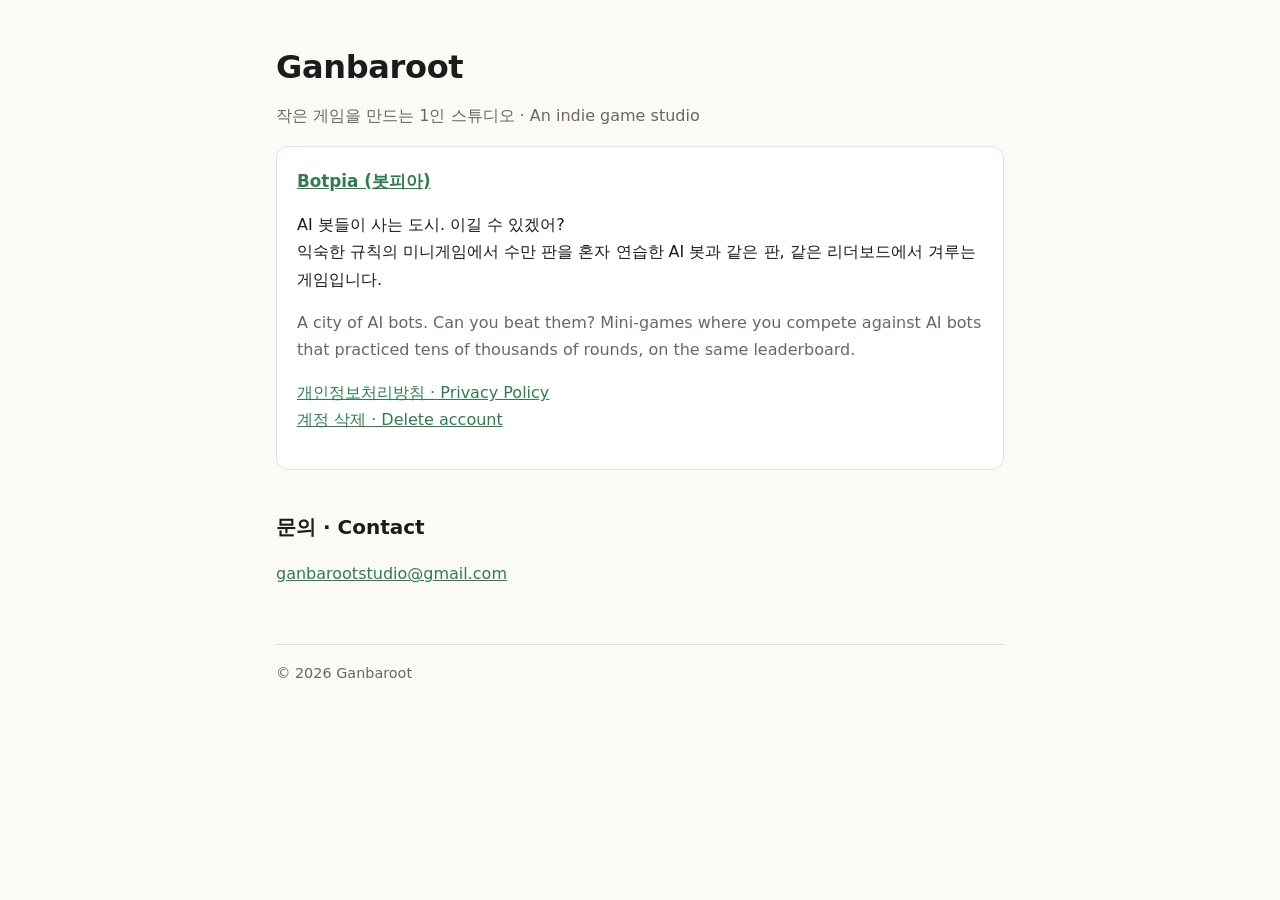
<file: index.html>
<!doctype html>
<html lang="ko">
<head>
<meta charset="utf-8">
<meta name="viewport" content="width=device-width, initial-scale=1">
<title>Ganbaroot</title>
<meta name="description" content="Ganbaroot — 작은 게임을 만드는 1인 스튜디오">
<link rel="stylesheet" href="style.css">
</head>
<body>
<main>
  <h1>Ganbaroot</h1>
  <p class="muted">작은 게임을 만드는 1인 스튜디오 · An indie game studio</p>

  <div class="card">
    <h3><a href="botpia/">Botpia (봇피아)</a></h3>
    <p>AI 봇들이 사는 도시. 이길 수 있겠어?<br>
    익숙한 규칙의 미니게임에서 수만 판을 혼자 연습한 AI 봇과 같은 판, 같은 리더보드에서 겨루는 게임입니다.</p>
    <p class="muted">A city of AI bots. Can you beat them? Mini-games where you compete against AI bots that practiced tens of thousands of rounds, on the same leaderboard.</p>
    <p><a href="botpia/privacy.html">개인정보처리방침 · Privacy Policy</a><br><a href="botpia/delete-account.html">계정 삭제 · Delete account</a></p>
  </div>

  <h2>문의 · Contact</h2>
  <p><a href="mailto:ganbarootstudio@gmail.com">ganbarootstudio@gmail.com</a></p>

  <footer>© 2026 Ganbaroot</footer>
</main>
</body>
</html>
</file>
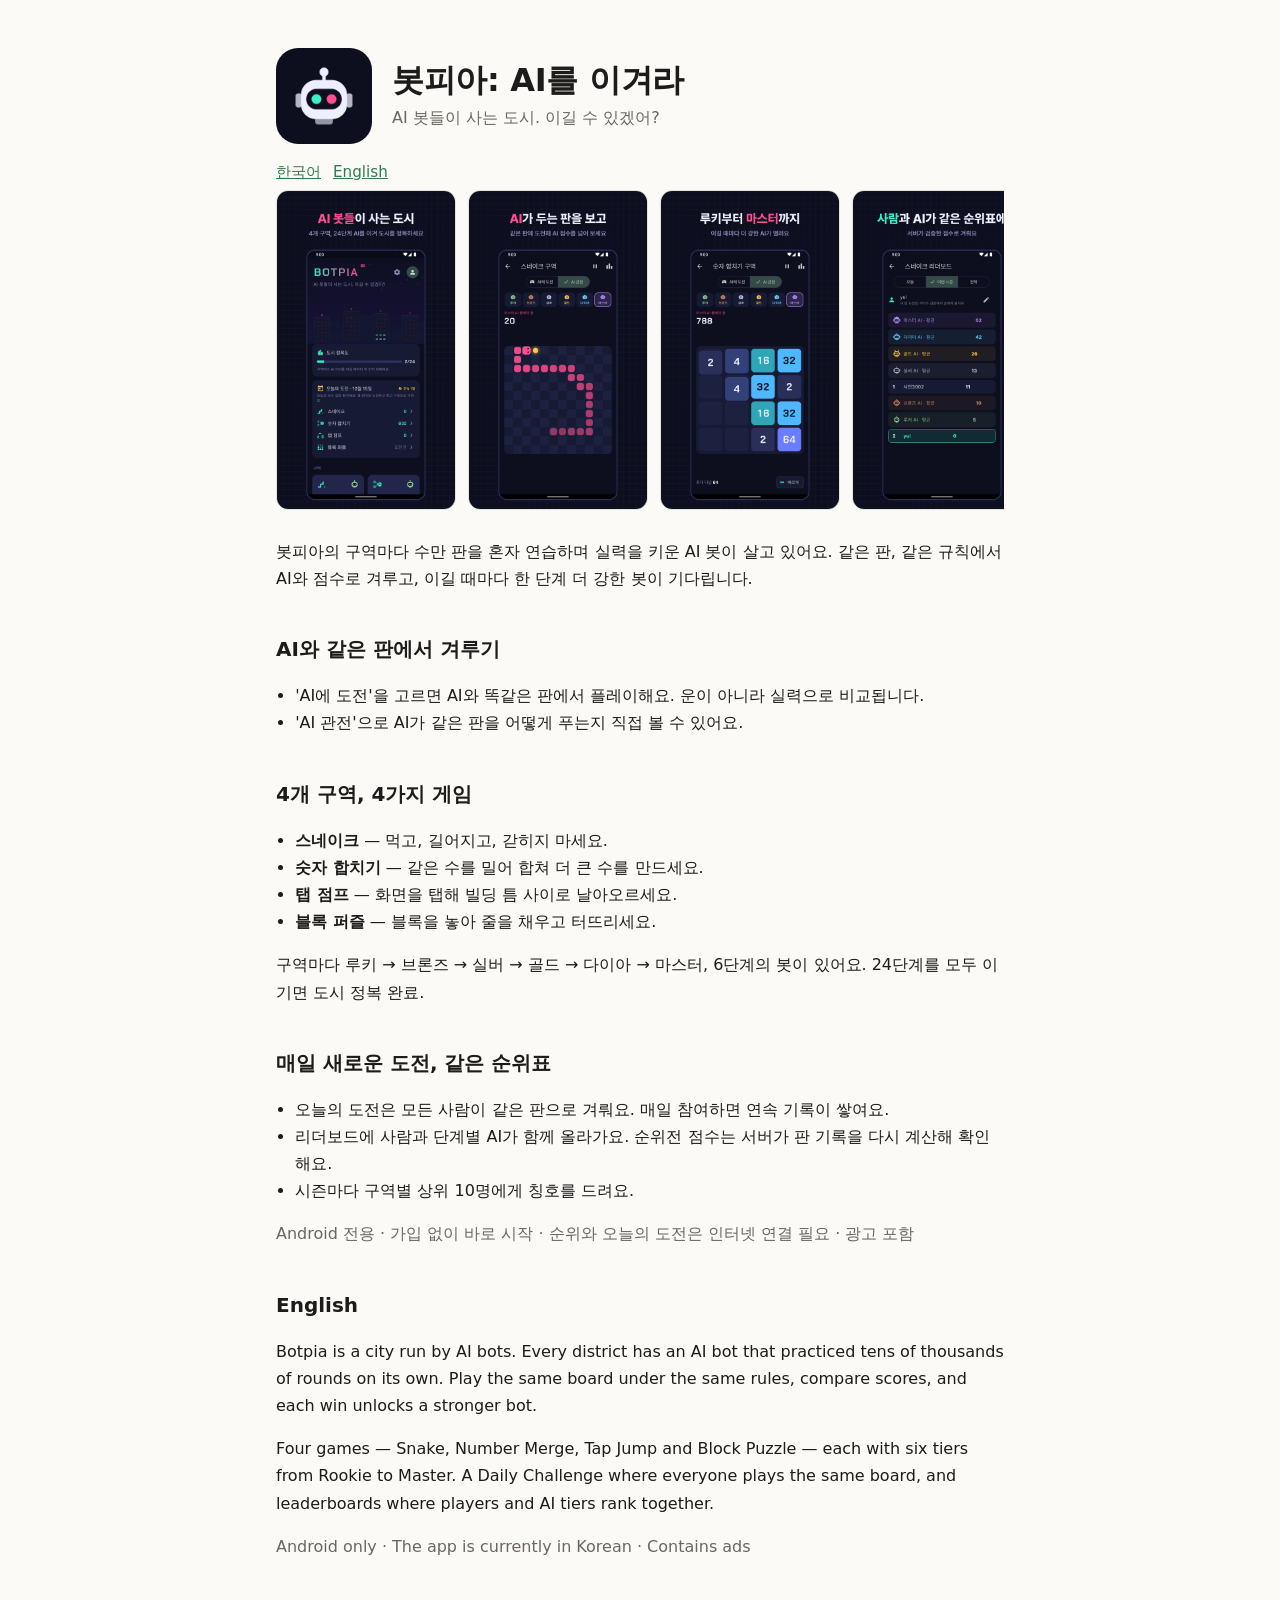
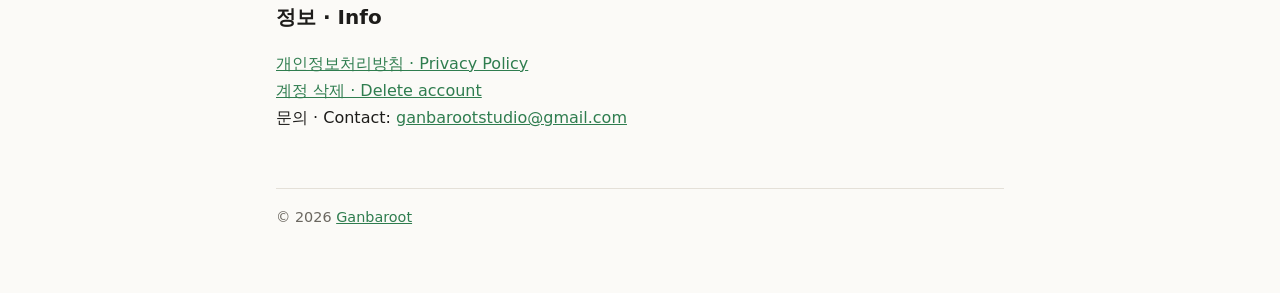
<file: botpia/index.html>
<!doctype html>
<html lang="ko">
<head>
<meta charset="utf-8">
<meta name="viewport" content="width=device-width, initial-scale=1">
<title>Botpia (봇피아)</title>
<meta name="description" content="봇피아: AI를 이겨라 — 수만 판을 연습한 AI 봇과 같은 판에서 겨루는 아케이드 게임">
<link rel="icon" href="img/icon.png">
<link rel="stylesheet" href="../style.css">
<style>
  .hero { display: flex; gap: 20px; align-items: center; }
  .hero img { width: 96px; height: 96px; border-radius: 22px; flex: none; }
  .hero h1 { margin: 0 0 4px; }
  .shots { display: flex; gap: 12px; overflow-x: auto; padding: 4px 0 12px; scroll-snap-type: x mandatory; }
  .shots img { width: 180px; height: auto; aspect-ratio: 9 / 16; border-radius: 12px; border: 1px solid var(--line); flex: none; scroll-snap-align: start; }
  ul.plain { padding-left: 1.2em; }
  @media (max-width: 480px) {
    .hero { gap: 14px; }
    .hero img { width: 72px; height: 72px; border-radius: 16px; }
    .shots img { width: 150px; }
  }
</style>
</head>
<body>
<main>
  <div class="hero">
    <img src="img/icon.png" alt="봇피아 앱 아이콘">
    <div>
      <h1>봇피아: AI를 이겨라</h1>
      <p class="muted" style="margin:0">AI 봇들이 사는 도시. 이길 수 있겠어?</p>
    </div>
  </div>
  <nav class="lang"><a href="#ko">한국어</a><a href="#en">English</a></nav>

  <div class="shots" aria-label="게임 화면">
    <img src="img/01_home.png" alt="홈 화면: 봇피아 도시와 구역" loading="lazy">
    <img src="img/02_snake_watch.png" alt="스네이크 구역에서 AI 플레이 관전" loading="lazy">
    <img src="img/03_merge_watch.png" alt="숫자 합치기 구역에서 AI 플레이 관전" loading="lazy">
    <img src="img/04_leaderboard.png" alt="사람과 AI가 함께 있는 리더보드" loading="lazy">
  </div>

  <section id="ko">
  <p>봇피아의 구역마다 수만 판을 혼자 연습하며 실력을 키운 AI 봇이 살고 있어요. 같은 판, 같은 규칙에서 AI와 점수로 겨루고, 이길 때마다 한 단계 더 강한 봇이 기다립니다.</p>

  <h2>AI와 같은 판에서 겨루기</h2>
  <ul class="plain">
    <li>'AI에 도전'을 고르면 AI와 똑같은 판에서 플레이해요. 운이 아니라 실력으로 비교됩니다.</li>
    <li>'AI 관전'으로 AI가 같은 판을 어떻게 푸는지 직접 볼 수 있어요.</li>
  </ul>

  <h2>4개 구역, 4가지 게임</h2>
  <ul class="plain">
    <li><strong>스네이크</strong> — 먹고, 길어지고, 갇히지 마세요.</li>
    <li><strong>숫자 합치기</strong> — 같은 수를 밀어 합쳐 더 큰 수를 만드세요.</li>
    <li><strong>탭 점프</strong> — 화면을 탭해 빌딩 틈 사이로 날아오르세요.</li>
    <li><strong>블록 퍼즐</strong> — 블록을 놓아 줄을 채우고 터뜨리세요.</li>
  </ul>
  <p>구역마다 루키 → 브론즈 → 실버 → 골드 → 다이아 → 마스터, 6단계의 봇이 있어요. 24단계를 모두 이기면 도시 정복 완료.</p>

  <h2>매일 새로운 도전, 같은 순위표</h2>
  <ul class="plain">
    <li>오늘의 도전은 모든 사람이 같은 판으로 겨뤄요. 매일 참여하면 연속 기록이 쌓여요.</li>
    <li>리더보드에 사람과 단계별 AI가 함께 올라가요. 순위전 점수는 서버가 판 기록을 다시 계산해 확인해요.</li>
    <li>시즌마다 구역별 상위 10명에게 칭호를 드려요.</li>
  </ul>
  <p class="muted">Android 전용 · 가입 없이 바로 시작 · 순위와 오늘의 도전은 인터넷 연결 필요 · 광고 포함</p>
  </section>

  <section id="en">
  <h2>English</h2>
  <p>Botpia is a city run by AI bots. Every district has an AI bot that practiced tens of thousands of rounds on its own. Play the same board under the same rules, compare scores, and each win unlocks a stronger bot.</p>
  <p>Four games — Snake, Number Merge, Tap Jump and Block Puzzle — each with six tiers from Rookie to Master. A Daily Challenge where everyone plays the same board, and leaderboards where players and AI tiers rank together.</p>
  <p class="muted">Android only · The app is currently in Korean · Contains ads</p>
  </section>

  <h2>정보 · Info</h2>
  <p>
    <a href="privacy.html">개인정보처리방침 · Privacy Policy</a><br>
    <a href="delete-account.html">계정 삭제 · Delete account</a><br>
    문의 · Contact: <a href="mailto:ganbarootstudio@gmail.com">ganbarootstudio@gmail.com</a>
  </p>

  <footer>© 2026 <a href="../">Ganbaroot</a></footer>
</main>
</body>
</html>
</file>
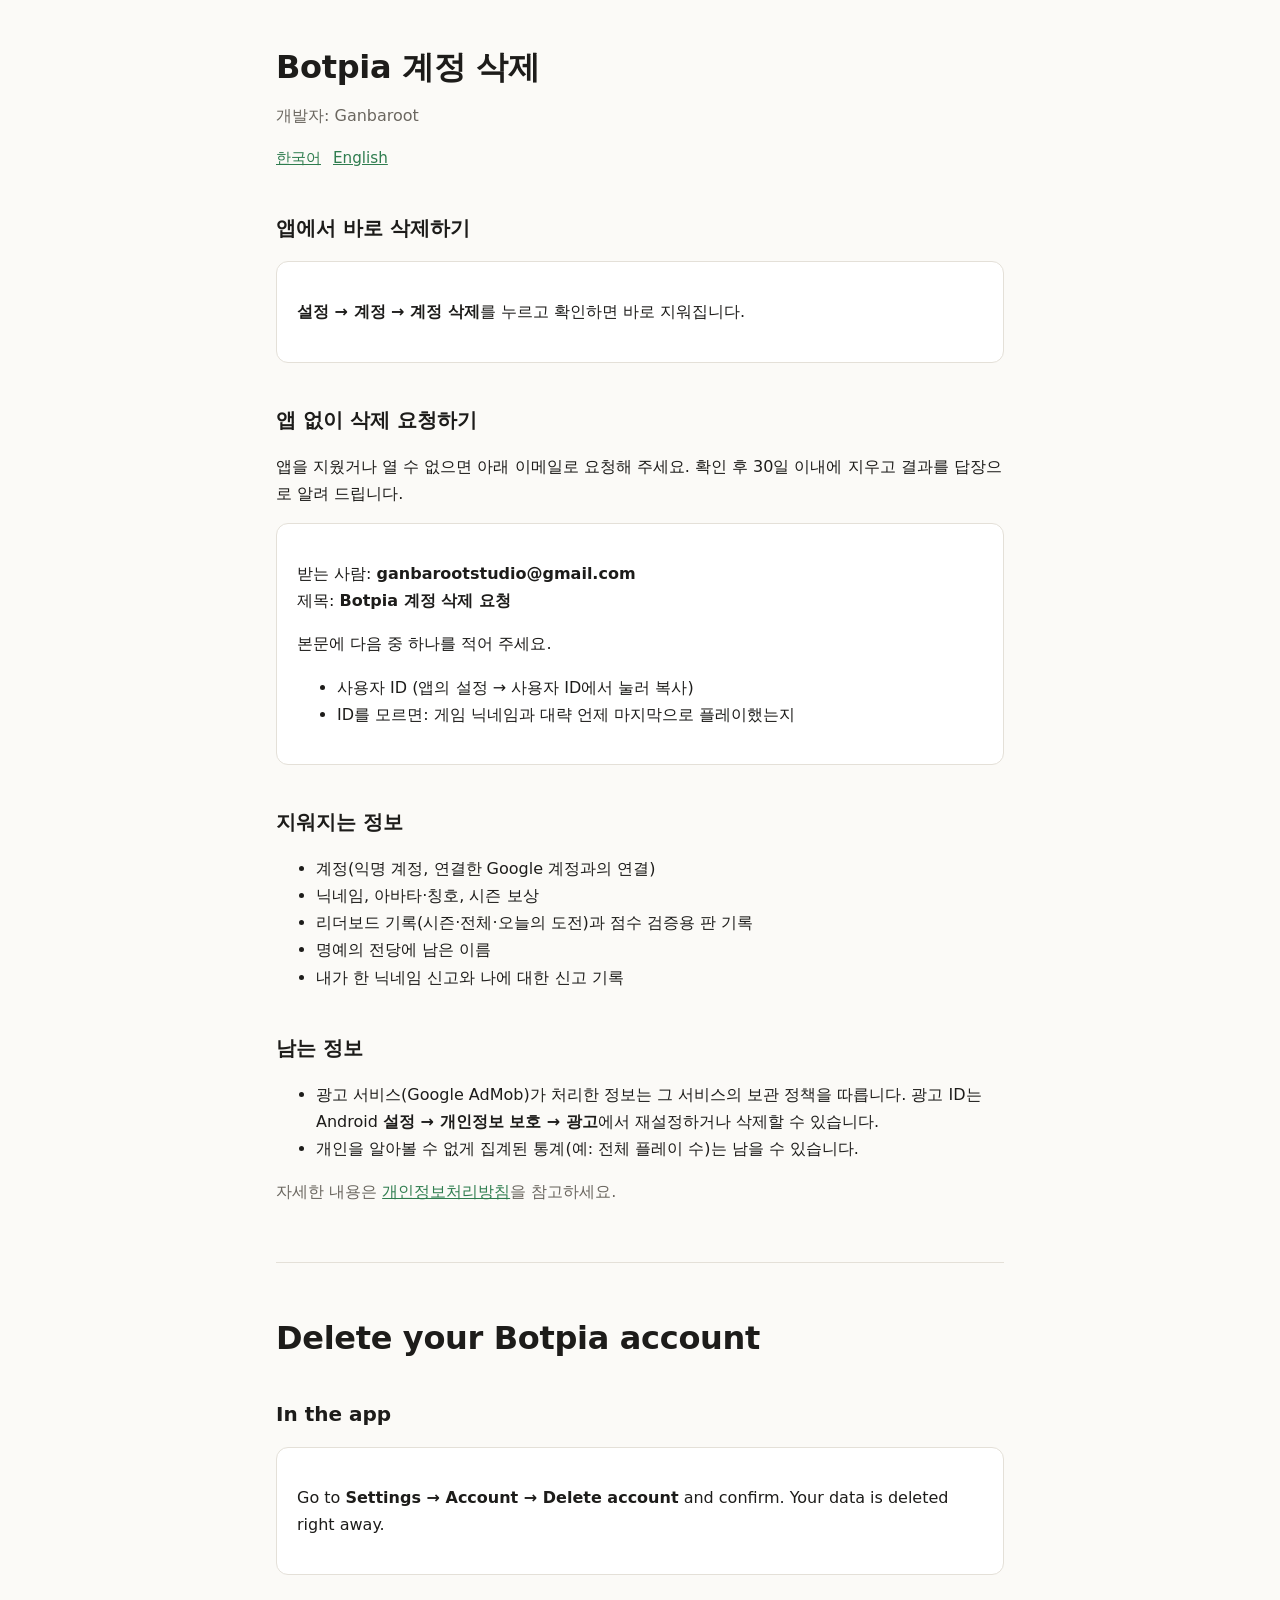
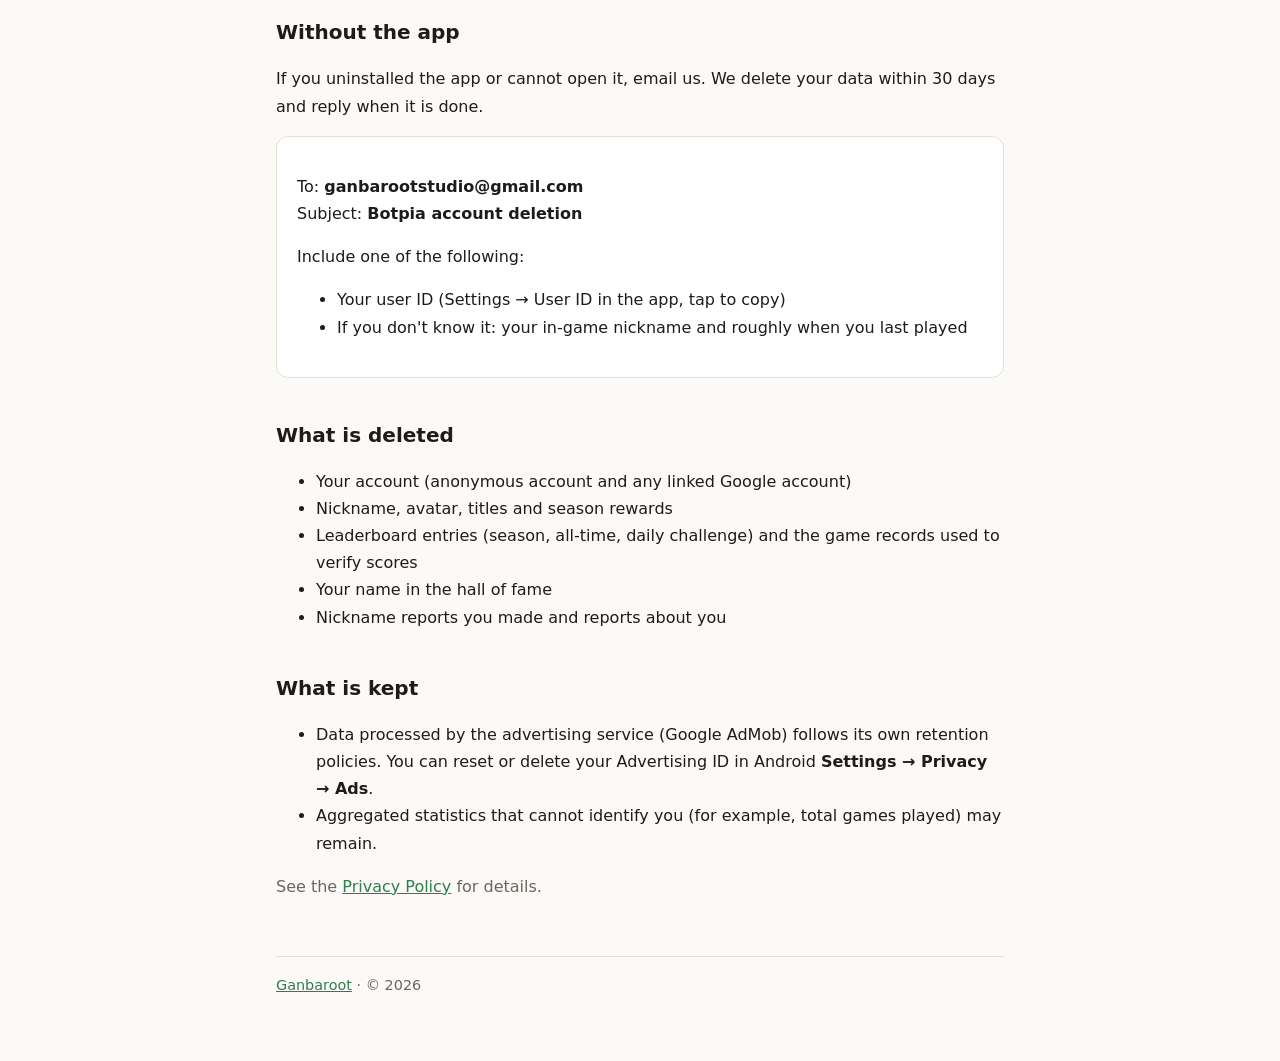
<file: botpia/delete-account.html>
<!doctype html>
<html lang="ko">
<head>
<meta charset="utf-8">
<meta name="viewport" content="width=device-width, initial-scale=1">
<title>Botpia Account Deletion</title>
<meta name="description" content="Botpia(봇피아) 계정과 데이터 삭제 방법 / How to delete your Botpia account and data">
<link rel="stylesheet" href="../style.css">
</head>
<body>
<main>
  <h1>Botpia 계정 삭제</h1>
  <p class="muted">개발자: Ganbaroot</p>
  <nav class="lang"><a href="#ko">한국어</a><a href="#en">English</a></nav>

  <section id="ko">
  <h2>앱에서 바로 삭제하기</h2>
  <div class="card">
    <p><strong>설정 → 계정 → 계정 삭제</strong>를 누르고 확인하면 바로 지워집니다.</p>
  </div>

  <h2>앱 없이 삭제 요청하기</h2>
  <p>앱을 지웠거나 열 수 없으면 아래 이메일로 요청해 주세요. 확인 후 30일 이내에 지우고 결과를 답장으로 알려 드립니다.</p>
  <div class="card">
    <p>받는 사람: <strong>ganbarootstudio@gmail.com</strong><br>
    제목: <strong>Botpia 계정 삭제 요청</strong></p>
    <p>본문에 다음 중 하나를 적어 주세요.</p>
    <ul>
      <li>사용자 ID (앱의 설정 → 사용자 ID에서 눌러 복사)</li>
      <li>ID를 모르면: 게임 닉네임과 대략 언제 마지막으로 플레이했는지</li>
    </ul>
  </div>

  <h2>지워지는 정보</h2>
  <ul>
    <li>계정(익명 계정, 연결한 Google 계정과의 연결)</li>
    <li>닉네임, 아바타·칭호, 시즌 보상</li>
    <li>리더보드 기록(시즌·전체·오늘의 도전)과 점수 검증용 판 기록</li>
    <li>명예의 전당에 남은 이름</li>
    <li>내가 한 닉네임 신고와 나에 대한 신고 기록</li>
  </ul>

  <h2>남는 정보</h2>
  <ul>
    <li>광고 서비스(Google AdMob)가 처리한 정보는 그 서비스의 보관 정책을 따릅니다. 광고 ID는 Android <strong>설정 → 개인정보 보호 → 광고</strong>에서 재설정하거나 삭제할 수 있습니다.</li>
    <li>개인을 알아볼 수 없게 집계된 통계(예: 전체 플레이 수)는 남을 수 있습니다.</li>
  </ul>
  <p class="muted">자세한 내용은 <a href="privacy.html">개인정보처리방침</a>을 참고하세요.</p>
  </section>

  <hr>

  <section id="en" lang="en">
  <h1>Delete your Botpia account</h1>

  <h2>In the app</h2>
  <div class="card">
    <p>Go to <strong>Settings → Account → Delete account</strong> and confirm. Your data is deleted right away.</p>
  </div>

  <h2>Without the app</h2>
  <p>If you uninstalled the app or cannot open it, email us. We delete your data within 30 days and reply when it is done.</p>
  <div class="card">
    <p>To: <strong>ganbarootstudio@gmail.com</strong><br>
    Subject: <strong>Botpia account deletion</strong></p>
    <p>Include one of the following:</p>
    <ul>
      <li>Your user ID (Settings → User ID in the app, tap to copy)</li>
      <li>If you don't know it: your in-game nickname and roughly when you last played</li>
    </ul>
  </div>

  <h2>What is deleted</h2>
  <ul>
    <li>Your account (anonymous account and any linked Google account)</li>
    <li>Nickname, avatar, titles and season rewards</li>
    <li>Leaderboard entries (season, all-time, daily challenge) and the game records used to verify scores</li>
    <li>Your name in the hall of fame</li>
    <li>Nickname reports you made and reports about you</li>
  </ul>

  <h2>What is kept</h2>
  <ul>
    <li>Data processed by the advertising service (Google AdMob) follows its own retention policies. You can reset or delete your Advertising ID in Android <strong>Settings → Privacy → Ads</strong>.</li>
    <li>Aggregated statistics that cannot identify you (for example, total games played) may remain.</li>
  </ul>
  <p class="muted">See the <a href="privacy.html#en">Privacy Policy</a> for details.</p>
  </section>

  <footer><a href="../">Ganbaroot</a> · © 2026</footer>
</main>
</body>
</html>
</file>
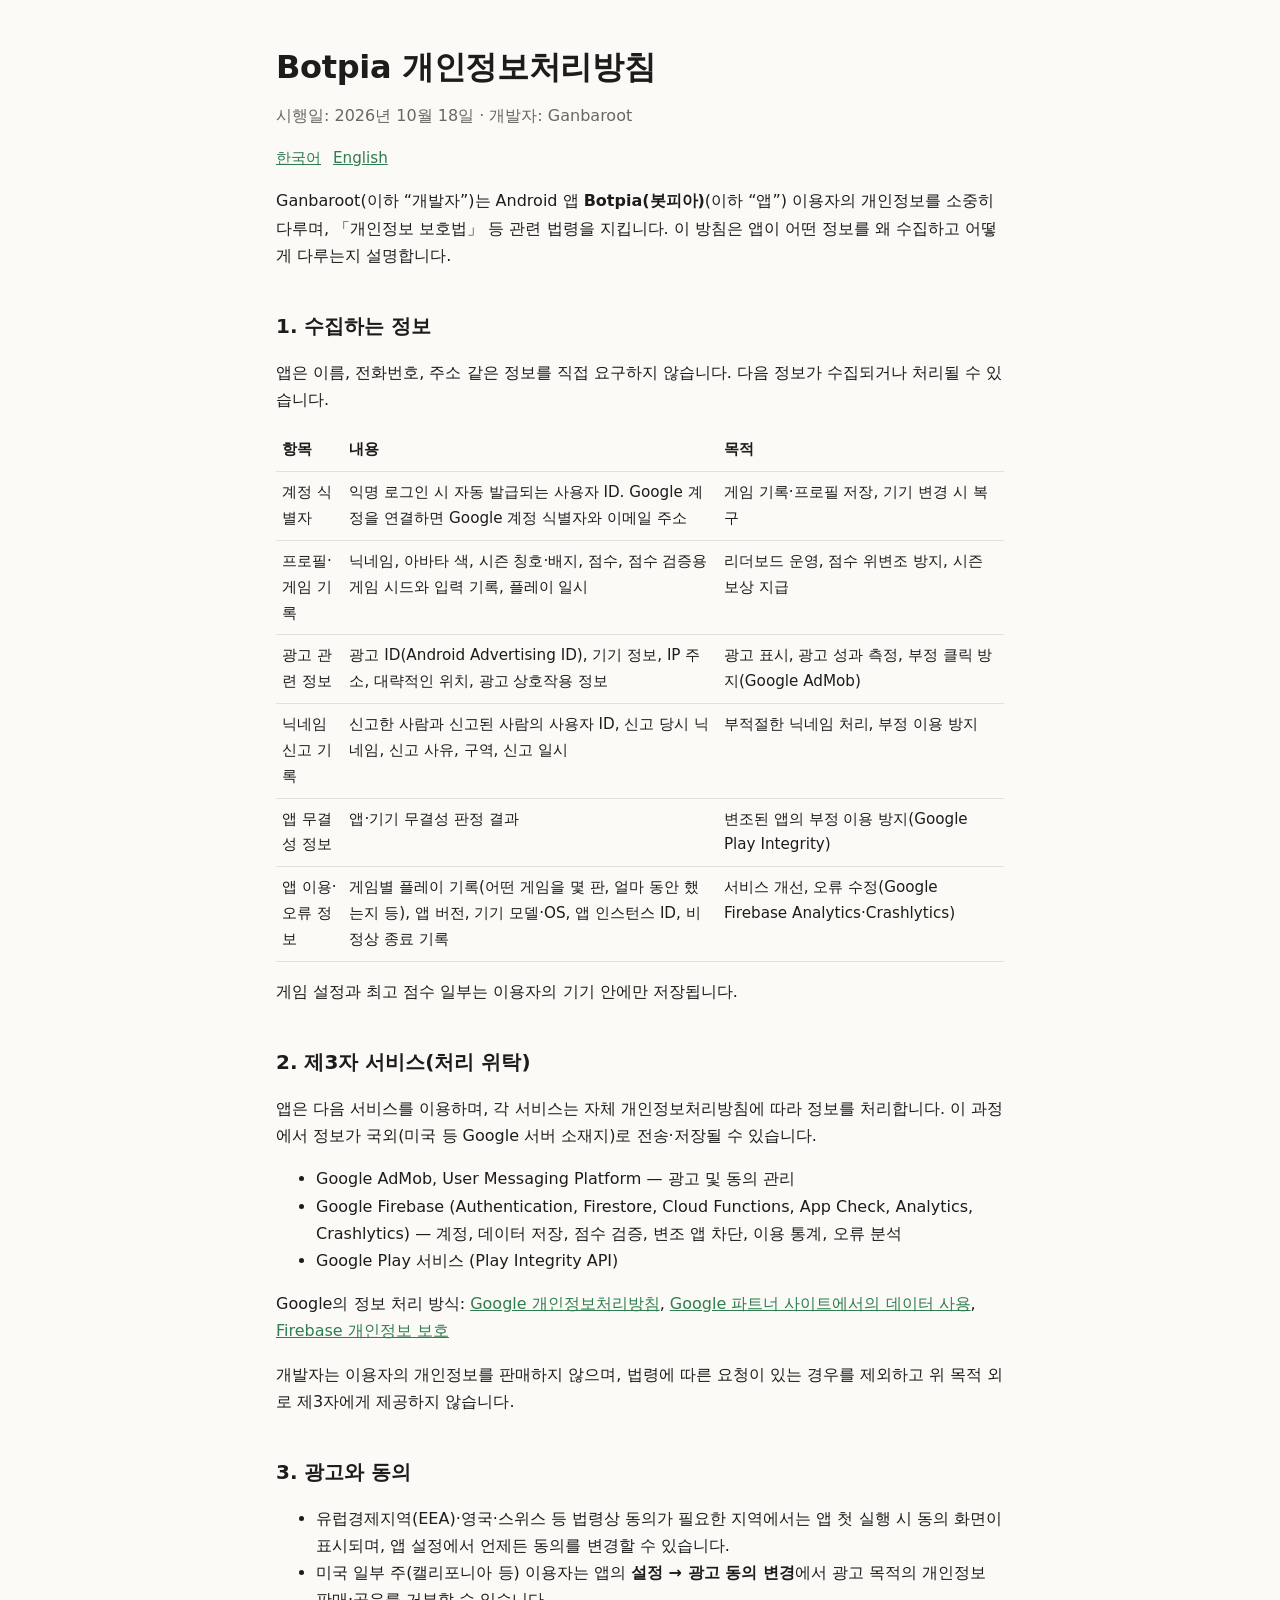
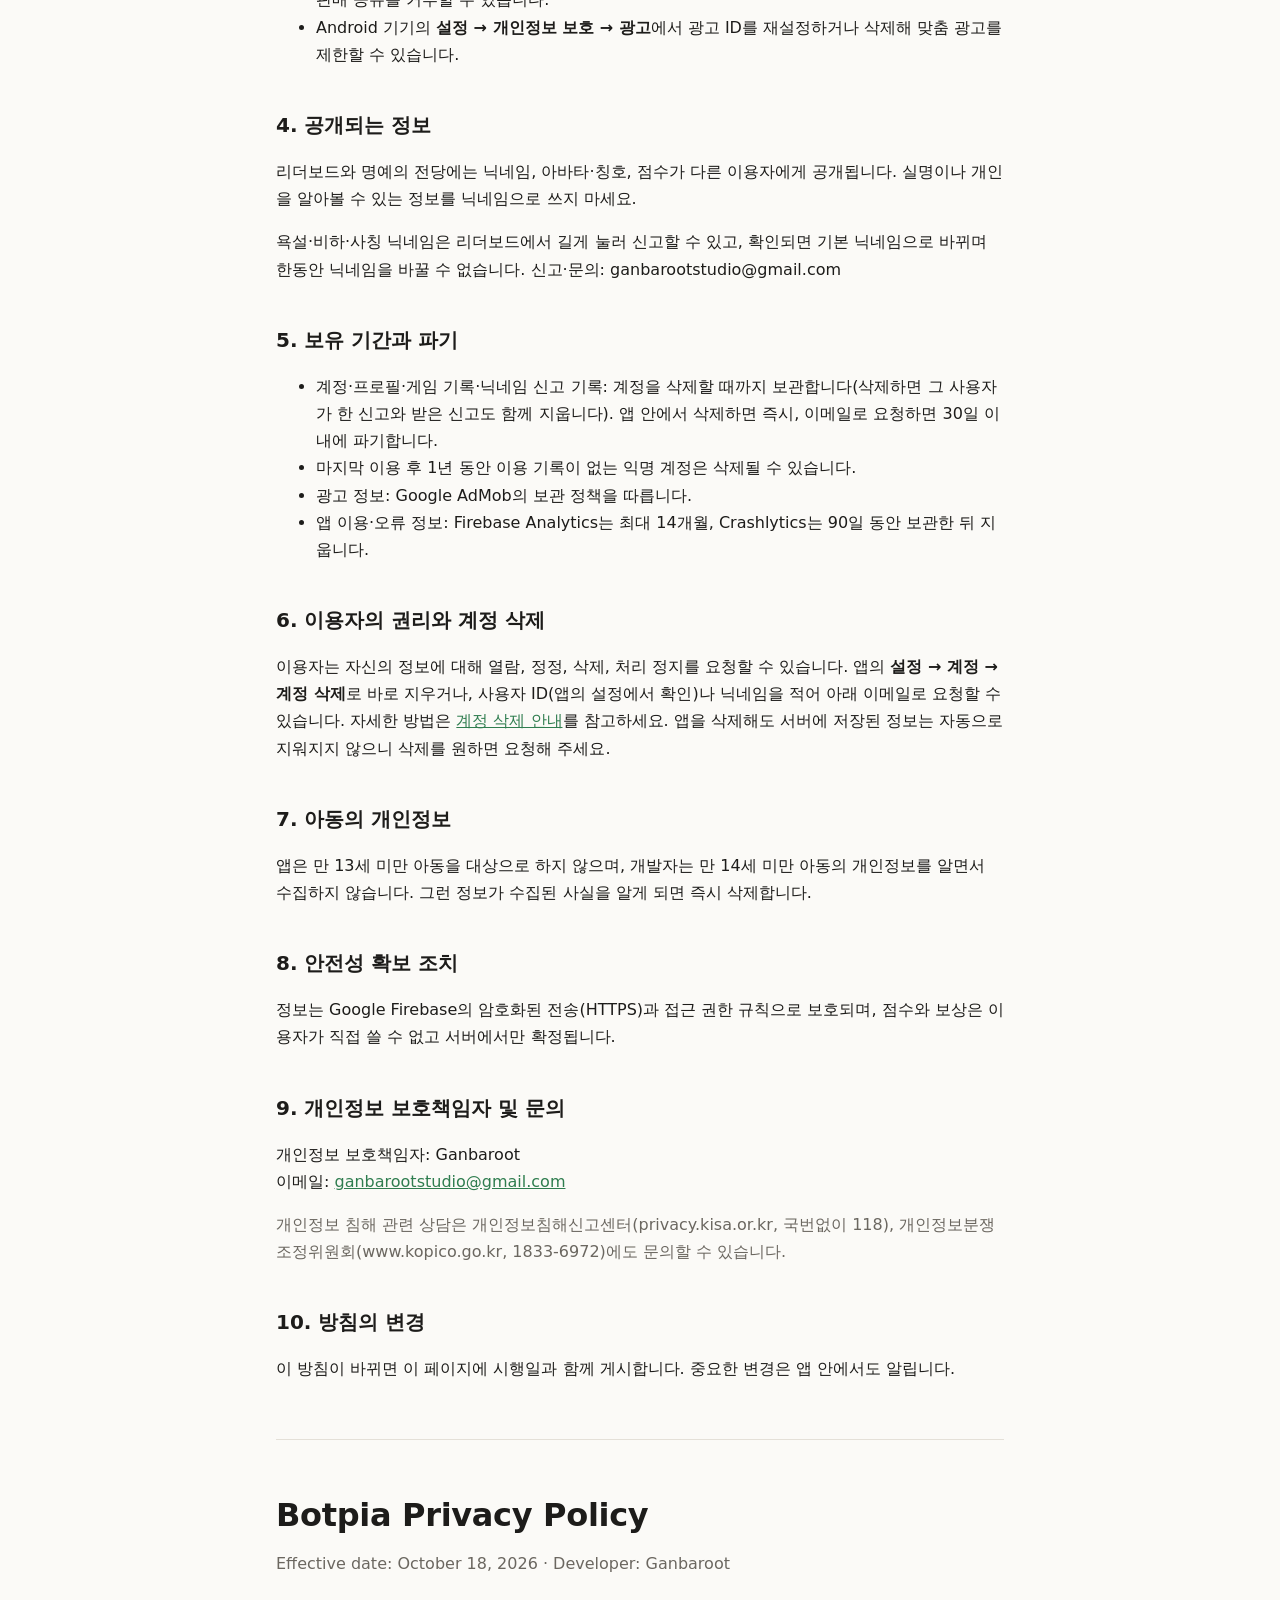
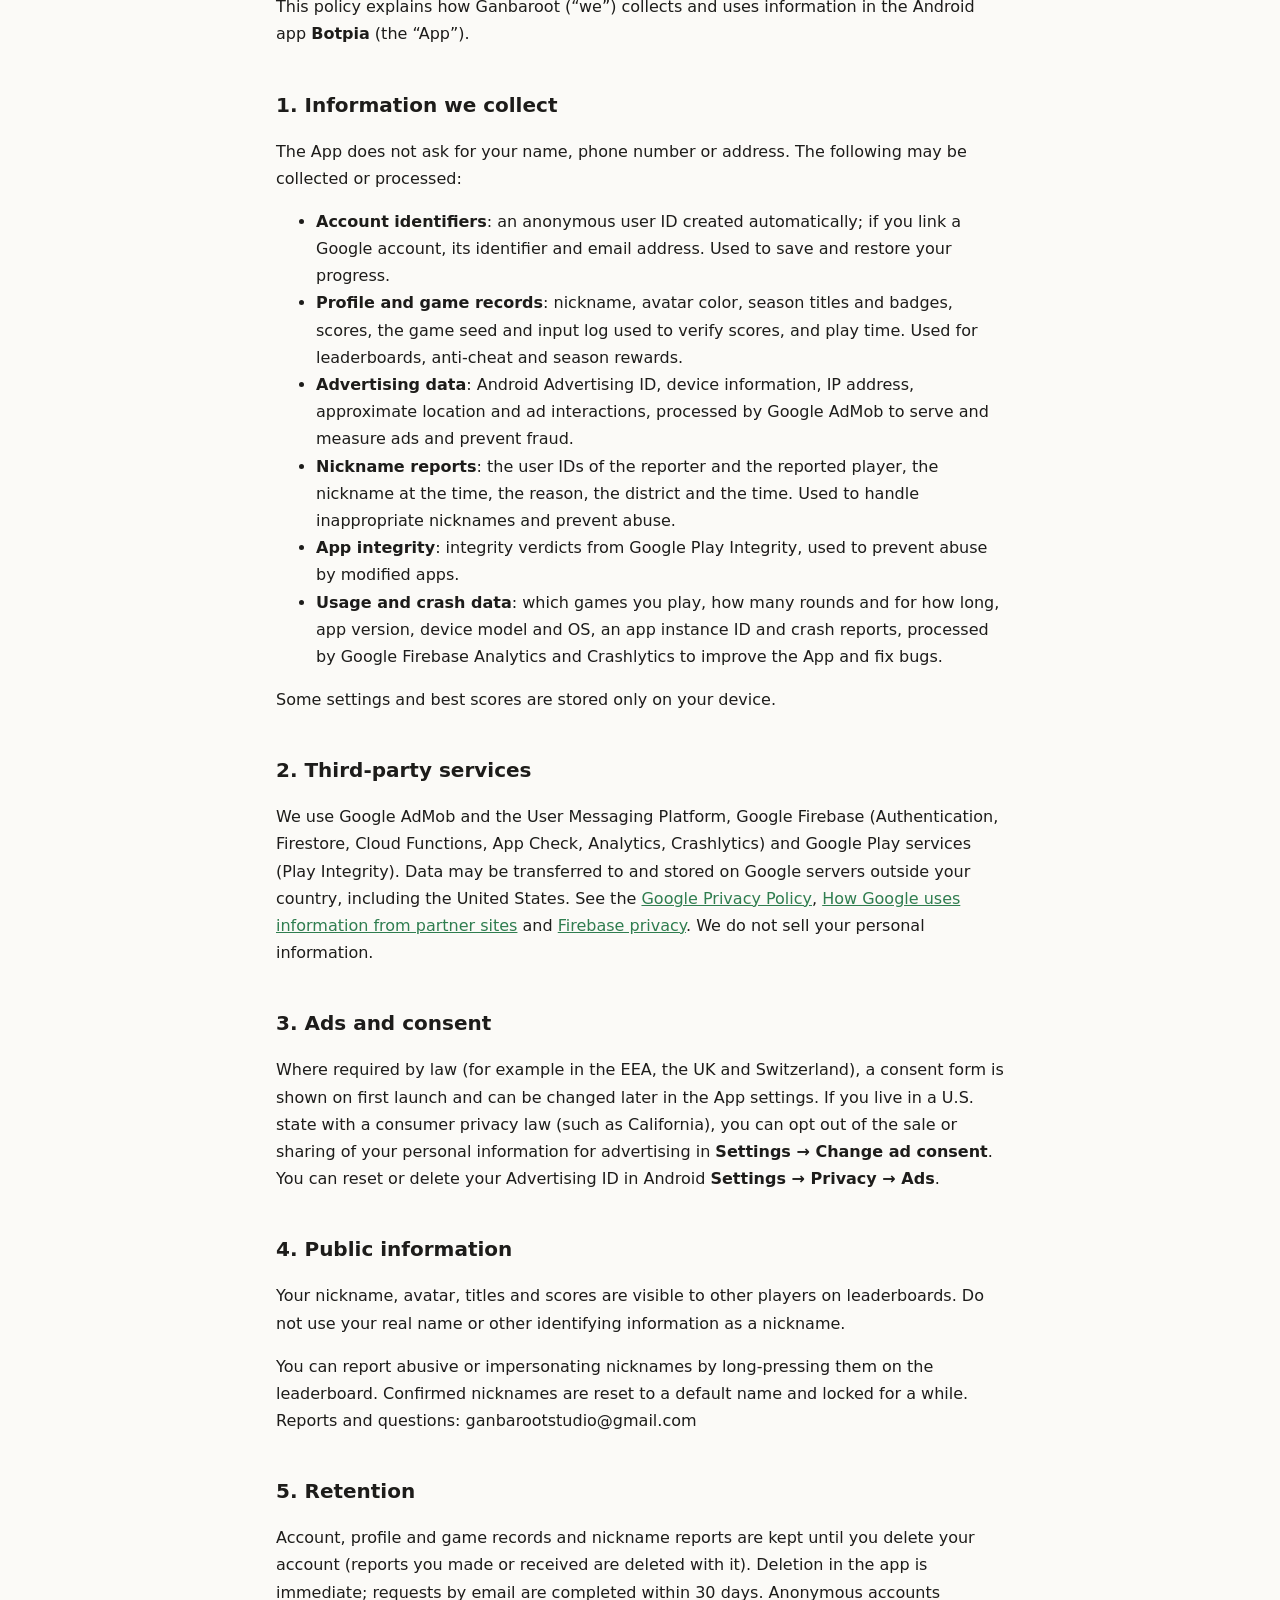
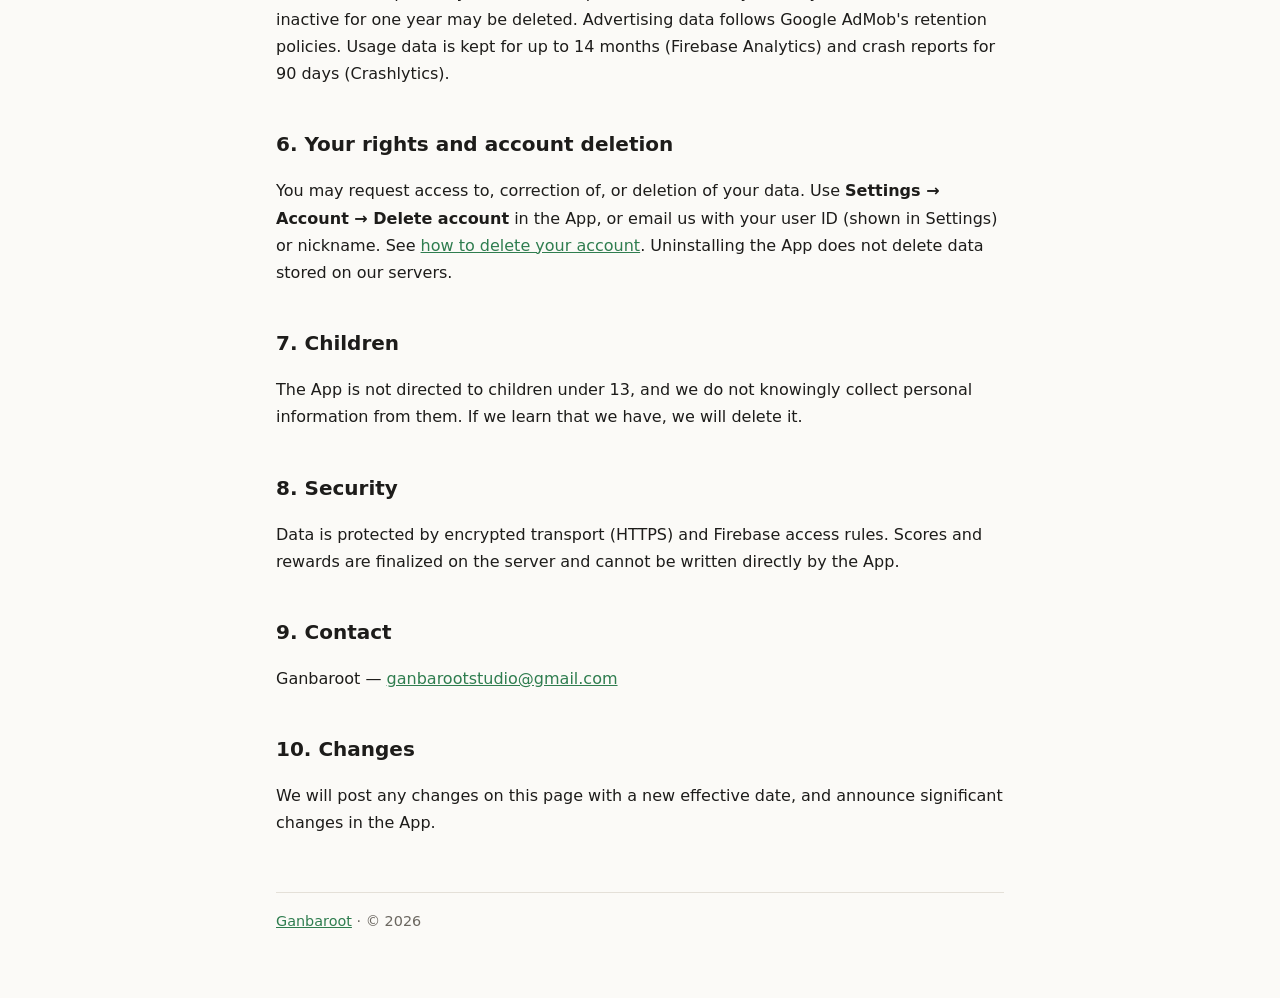
<file: botpia/privacy.html>
<!doctype html>
<html lang="ko">
<head>
<meta charset="utf-8">
<meta name="viewport" content="width=device-width, initial-scale=1">
<title>Botpia Privacy Policy</title>
<meta name="description" content="Botpia(봇피아) 개인정보처리방침 / Privacy Policy">
<link rel="stylesheet" href="../style.css">
</head>
<body>
<main>
  <h1>Botpia 개인정보처리방침</h1>
  <p class="muted">시행일: 2026년 10월 18일 · 개발자: Ganbaroot</p>
  <nav class="lang"><a href="#ko">한국어</a><a href="#en">English</a></nav>

  <section id="ko">
  <p>Ganbaroot(이하 “개발자”)는 Android 앱 <strong>Botpia(봇피아)</strong>(이하 “앱”) 이용자의 개인정보를 소중히 다루며, 「개인정보 보호법」 등 관련 법령을 지킵니다. 이 방침은 앱이 어떤 정보를 왜 수집하고 어떻게 다루는지 설명합니다.</p>

  <h2>1. 수집하는 정보</h2>
  <p>앱은 이름, 전화번호, 주소 같은 정보를 직접 요구하지 않습니다. 다음 정보가 수집되거나 처리될 수 있습니다.</p>
  <div class="table-wrap">
  <table>
    <tr><th>항목</th><th>내용</th><th>목적</th></tr>
    <tr><td>계정 식별자</td><td>익명 로그인 시 자동 발급되는 사용자 ID. Google 계정을 연결하면 Google 계정 식별자와 이메일 주소</td><td>게임 기록·프로필 저장, 기기 변경 시 복구</td></tr>
    <tr><td>프로필·게임 기록</td><td>닉네임, 아바타 색, 시즌 칭호·배지, 점수, 점수 검증용 게임 시드와 입력 기록, 플레이 일시</td><td>리더보드 운영, 점수 위변조 방지, 시즌 보상 지급</td></tr>
    <tr><td>광고 관련 정보</td><td>광고 ID(Android Advertising ID), 기기 정보, IP 주소, 대략적인 위치, 광고 상호작용 정보</td><td>광고 표시, 광고 성과 측정, 부정 클릭 방지(Google AdMob)</td></tr>
    <tr><td>닉네임 신고 기록</td><td>신고한 사람과 신고된 사람의 사용자 ID, 신고 당시 닉네임, 신고 사유, 구역, 신고 일시</td><td>부적절한 닉네임 처리, 부정 이용 방지</td></tr>
    <tr><td>앱 무결성 정보</td><td>앱·기기 무결성 판정 결과</td><td>변조된 앱의 부정 이용 방지(Google Play Integrity)</td></tr>
    <tr><td>앱 이용·오류 정보</td><td>게임별 플레이 기록(어떤 게임을 몇 판, 얼마 동안 했는지 등), 앱 버전, 기기 모델·OS, 앱 인스턴스 ID, 비정상 종료 기록</td><td>서비스 개선, 오류 수정(Google Firebase Analytics·Crashlytics)</td></tr>
  </table>
  </div>
  <p>게임 설정과 최고 점수 일부는 이용자의 기기 안에만 저장됩니다.</p>

  <h2>2. 제3자 서비스(처리 위탁)</h2>
  <p>앱은 다음 서비스를 이용하며, 각 서비스는 자체 개인정보처리방침에 따라 정보를 처리합니다. 이 과정에서 정보가 국외(미국 등 Google 서버 소재지)로 전송·저장될 수 있습니다.</p>
  <ul>
    <li>Google AdMob, User Messaging Platform — 광고 및 동의 관리</li>
    <li>Google Firebase (Authentication, Firestore, Cloud Functions, App Check, Analytics, Crashlytics) — 계정, 데이터 저장, 점수 검증, 변조 앱 차단, 이용 통계, 오류 분석</li>
    <li>Google Play 서비스 (Play Integrity API)</li>
  </ul>
  <p>Google의 정보 처리 방식: <a href="https://policies.google.com/privacy">Google 개인정보처리방침</a>, <a href="https://policies.google.com/technologies/partner-sites">Google 파트너 사이트에서의 데이터 사용</a>, <a href="https://firebase.google.com/support/privacy">Firebase 개인정보 보호</a></p>
  <p>개발자는 이용자의 개인정보를 판매하지 않으며, 법령에 따른 요청이 있는 경우를 제외하고 위 목적 외로 제3자에게 제공하지 않습니다.</p>

  <h2>3. 광고와 동의</h2>
  <ul>
    <li>유럽경제지역(EEA)·영국·스위스 등 법령상 동의가 필요한 지역에서는 앱 첫 실행 시 동의 화면이 표시되며, 앱 설정에서 언제든 동의를 변경할 수 있습니다.</li>
    <li>미국 일부 주(캘리포니아 등) 이용자는 앱의 <strong>설정 → 광고 동의 변경</strong>에서 광고 목적의 개인정보 판매·공유를 거부할 수 있습니다.</li>
    <li>Android 기기의 <strong>설정 → 개인정보 보호 → 광고</strong>에서 광고 ID를 재설정하거나 삭제해 맞춤 광고를 제한할 수 있습니다.</li>
  </ul>

  <h2>4. 공개되는 정보</h2>
  <p>리더보드와 명예의 전당에는 닉네임, 아바타·칭호, 점수가 다른 이용자에게 공개됩니다. 실명이나 개인을 알아볼 수 있는 정보를 닉네임으로 쓰지 마세요.</p>
  <p>욕설·비하·사칭 닉네임은 리더보드에서 길게 눌러 신고할 수 있고, 확인되면 기본 닉네임으로 바뀌며 한동안 닉네임을 바꿀 수 없습니다. 신고·문의: ganbarootstudio@gmail.com</p>

  <h2>5. 보유 기간과 파기</h2>
  <ul>
    <li>계정·프로필·게임 기록·닉네임 신고 기록: 계정을 삭제할 때까지 보관합니다(삭제하면 그 사용자가 한 신고와 받은 신고도 함께 지웁니다). 앱 안에서 삭제하면 즉시, 이메일로 요청하면 30일 이내에 파기합니다.</li>
    <li>마지막 이용 후 1년 동안 이용 기록이 없는 익명 계정은 삭제될 수 있습니다.</li>
    <li>광고 정보: Google AdMob의 보관 정책을 따릅니다.</li>
    <li>앱 이용·오류 정보: Firebase Analytics는 최대 14개월, Crashlytics는 90일 동안 보관한 뒤 지웁니다.</li>
  </ul>

  <h2>6. 이용자의 권리와 계정 삭제</h2>
  <p>이용자는 자신의 정보에 대해 열람, 정정, 삭제, 처리 정지를 요청할 수 있습니다. 앱의 <strong>설정 → 계정 → 계정 삭제</strong>로 바로 지우거나, 사용자 ID(앱의 설정에서 확인)나 닉네임을 적어 아래 이메일로 요청할 수 있습니다. 자세한 방법은 <a href="delete-account.html">계정 삭제 안내</a>를 참고하세요. 앱을 삭제해도 서버에 저장된 정보는 자동으로 지워지지 않으니 삭제를 원하면 요청해 주세요.</p>

  <h2>7. 아동의 개인정보</h2>
  <p>앱은 만 13세 미만 아동을 대상으로 하지 않으며, 개발자는 만 14세 미만 아동의 개인정보를 알면서 수집하지 않습니다. 그런 정보가 수집된 사실을 알게 되면 즉시 삭제합니다.</p>

  <h2>8. 안전성 확보 조치</h2>
  <p>정보는 Google Firebase의 암호화된 전송(HTTPS)과 접근 권한 규칙으로 보호되며, 점수와 보상은 이용자가 직접 쓸 수 없고 서버에서만 확정됩니다.</p>

  <h2>9. 개인정보 보호책임자 및 문의</h2>
  <p>개인정보 보호책임자: Ganbaroot<br>이메일: <a href="mailto:ganbarootstudio@gmail.com">ganbarootstudio@gmail.com</a></p>
  <p class="muted">개인정보 침해 관련 상담은 개인정보침해신고센터(privacy.kisa.or.kr, 국번없이 118), 개인정보분쟁조정위원회(www.kopico.go.kr, 1833-6972)에도 문의할 수 있습니다.</p>

  <h2>10. 방침의 변경</h2>
  <p>이 방침이 바뀌면 이 페이지에 시행일과 함께 게시합니다. 중요한 변경은 앱 안에서도 알립니다.</p>
  </section>

  <hr>

  <section id="en" lang="en">
  <h1>Botpia Privacy Policy</h1>
  <p class="muted">Effective date: October 18, 2026 · Developer: Ganbaroot</p>
  <p>This policy explains how Ganbaroot (“we”) collects and uses information in the Android app <strong>Botpia</strong> (the “App”).</p>

  <h2>1. Information we collect</h2>
  <p>The App does not ask for your name, phone number or address. The following may be collected or processed:</p>
  <ul>
    <li><strong>Account identifiers</strong>: an anonymous user ID created automatically; if you link a Google account, its identifier and email address. Used to save and restore your progress.</li>
    <li><strong>Profile and game records</strong>: nickname, avatar color, season titles and badges, scores, the game seed and input log used to verify scores, and play time. Used for leaderboards, anti-cheat and season rewards.</li>
    <li><strong>Advertising data</strong>: Android Advertising ID, device information, IP address, approximate location and ad interactions, processed by Google AdMob to serve and measure ads and prevent fraud.</li>
    <li><strong>Nickname reports</strong>: the user IDs of the reporter and the reported player, the nickname at the time, the reason, the district and the time. Used to handle inappropriate nicknames and prevent abuse.</li>
    <li><strong>App integrity</strong>: integrity verdicts from Google Play Integrity, used to prevent abuse by modified apps.</li>
    <li><strong>Usage and crash data</strong>: which games you play, how many rounds and for how long, app version, device model and OS, an app instance ID and crash reports, processed by Google Firebase Analytics and Crashlytics to improve the App and fix bugs.</li>
  </ul>
  <p>Some settings and best scores are stored only on your device.</p>

  <h2>2. Third-party services</h2>
  <p>We use Google AdMob and the User Messaging Platform, Google Firebase (Authentication, Firestore, Cloud Functions, App Check, Analytics, Crashlytics) and Google Play services (Play Integrity). Data may be transferred to and stored on Google servers outside your country, including the United States. See the <a href="https://policies.google.com/privacy">Google Privacy Policy</a>, <a href="https://policies.google.com/technologies/partner-sites">How Google uses information from partner sites</a> and <a href="https://firebase.google.com/support/privacy">Firebase privacy</a>. We do not sell your personal information.</p>

  <h2>3. Ads and consent</h2>
  <p>Where required by law (for example in the EEA, the UK and Switzerland), a consent form is shown on first launch and can be changed later in the App settings. If you live in a U.S. state with a consumer privacy law (such as California), you can opt out of the sale or sharing of your personal information for advertising in <strong>Settings → Change ad consent</strong>. You can reset or delete your Advertising ID in Android <strong>Settings → Privacy → Ads</strong>.</p>

  <h2>4. Public information</h2>
  <p>Your nickname, avatar, titles and scores are visible to other players on leaderboards. Do not use your real name or other identifying information as a nickname.</p>
  <p>You can report abusive or impersonating nicknames by long-pressing them on the leaderboard. Confirmed nicknames are reset to a default name and locked for a while. Reports and questions: ganbarootstudio@gmail.com</p>

  <h2>5. Retention</h2>
  <p>Account, profile and game records and nickname reports are kept until you delete your account (reports you made or received are deleted with it). Deletion in the app is immediate; requests by email are completed within 30 days. Anonymous accounts inactive for one year may be deleted. Advertising data follows Google AdMob's retention policies. Usage data is kept for up to 14 months (Firebase Analytics) and crash reports for 90 days (Crashlytics).</p>

  <h2>6. Your rights and account deletion</h2>
  <p>You may request access to, correction of, or deletion of your data. Use <strong>Settings → Account → Delete account</strong> in the App, or email us with your user ID (shown in Settings) or nickname. See <a href="delete-account.html#en">how to delete your account</a>. Uninstalling the App does not delete data stored on our servers.</p>

  <h2>7. Children</h2>
  <p>The App is not directed to children under 13, and we do not knowingly collect personal information from them. If we learn that we have, we will delete it.</p>

  <h2>8. Security</h2>
  <p>Data is protected by encrypted transport (HTTPS) and Firebase access rules. Scores and rewards are finalized on the server and cannot be written directly by the App.</p>

  <h2>9. Contact</h2>
  <p>Ganbaroot — <a href="mailto:ganbarootstudio@gmail.com">ganbarootstudio@gmail.com</a></p>

  <h2>10. Changes</h2>
  <p>We will post any changes on this page with a new effective date, and announce significant changes in the App.</p>
  </section>

  <footer><a href="../">Ganbaroot</a> · © 2026</footer>
</main>
</body>
</html>
</file>
<file: style.css>
:root {
  --bg: #fbfaf7;
  --fg: #1d1c1a;
  --muted: #6b6760;
  --line: #e4e0d8;
  --accent: #2f7d4f;
  --card: #ffffff;
}
@media (prefers-color-scheme: dark) {
  :root:not([data-theme="light"]) {
    --bg: #141513;
    --fg: #ecebe6;
    --muted: #a19d95;
    --line: #2c2e2a;
    --accent: #6cc392;
    --card: #1b1d1a;
  }
}
* { box-sizing: border-box; }
html { -webkit-text-size-adjust: 100%; }
body {
  margin: 0;
  background: var(--bg);
  color: var(--fg);
  font: 16px/1.7 system-ui, -apple-system, "Segoe UI", "Apple SD Gothic Neo", "Malgun Gothic", sans-serif;
}
main { max-width: 760px; margin: 0 auto; padding: 48px 16px 64px; }
a { color: var(--accent); }
h1 { font-size: 2rem; line-height: 1.2; margin: 0 0 8px; letter-spacing: -0.01em; }
h2 { font-size: 1.25rem; margin: 40px 0 8px; }
h3 { font-size: 1.05rem; margin: 24px 0 4px; }
p, li { overflow-wrap: anywhere; }
.muted { color: var(--muted); }
.card {
  background: var(--card);
  border: 1px solid var(--line);
  border-radius: 12px;
  padding: 20px;
  margin: 16px 0;
}
.card h3 { margin-top: 0; }
table { width: 100%; border-collapse: collapse; font-size: 0.95rem; }
th, td { text-align: left; vertical-align: top; padding: 8px 6px; border-bottom: 1px solid var(--line); }
.table-wrap { overflow-x: auto; }
nav.lang { display: flex; gap: 12px; margin: 16px 0 0; font-size: 0.95rem; }
footer { margin-top: 56px; padding-top: 16px; border-top: 1px solid var(--line); font-size: 0.9rem; color: var(--muted); }
hr { border: 0; border-top: 1px solid var(--line); margin: 56px 0; }
</file>
